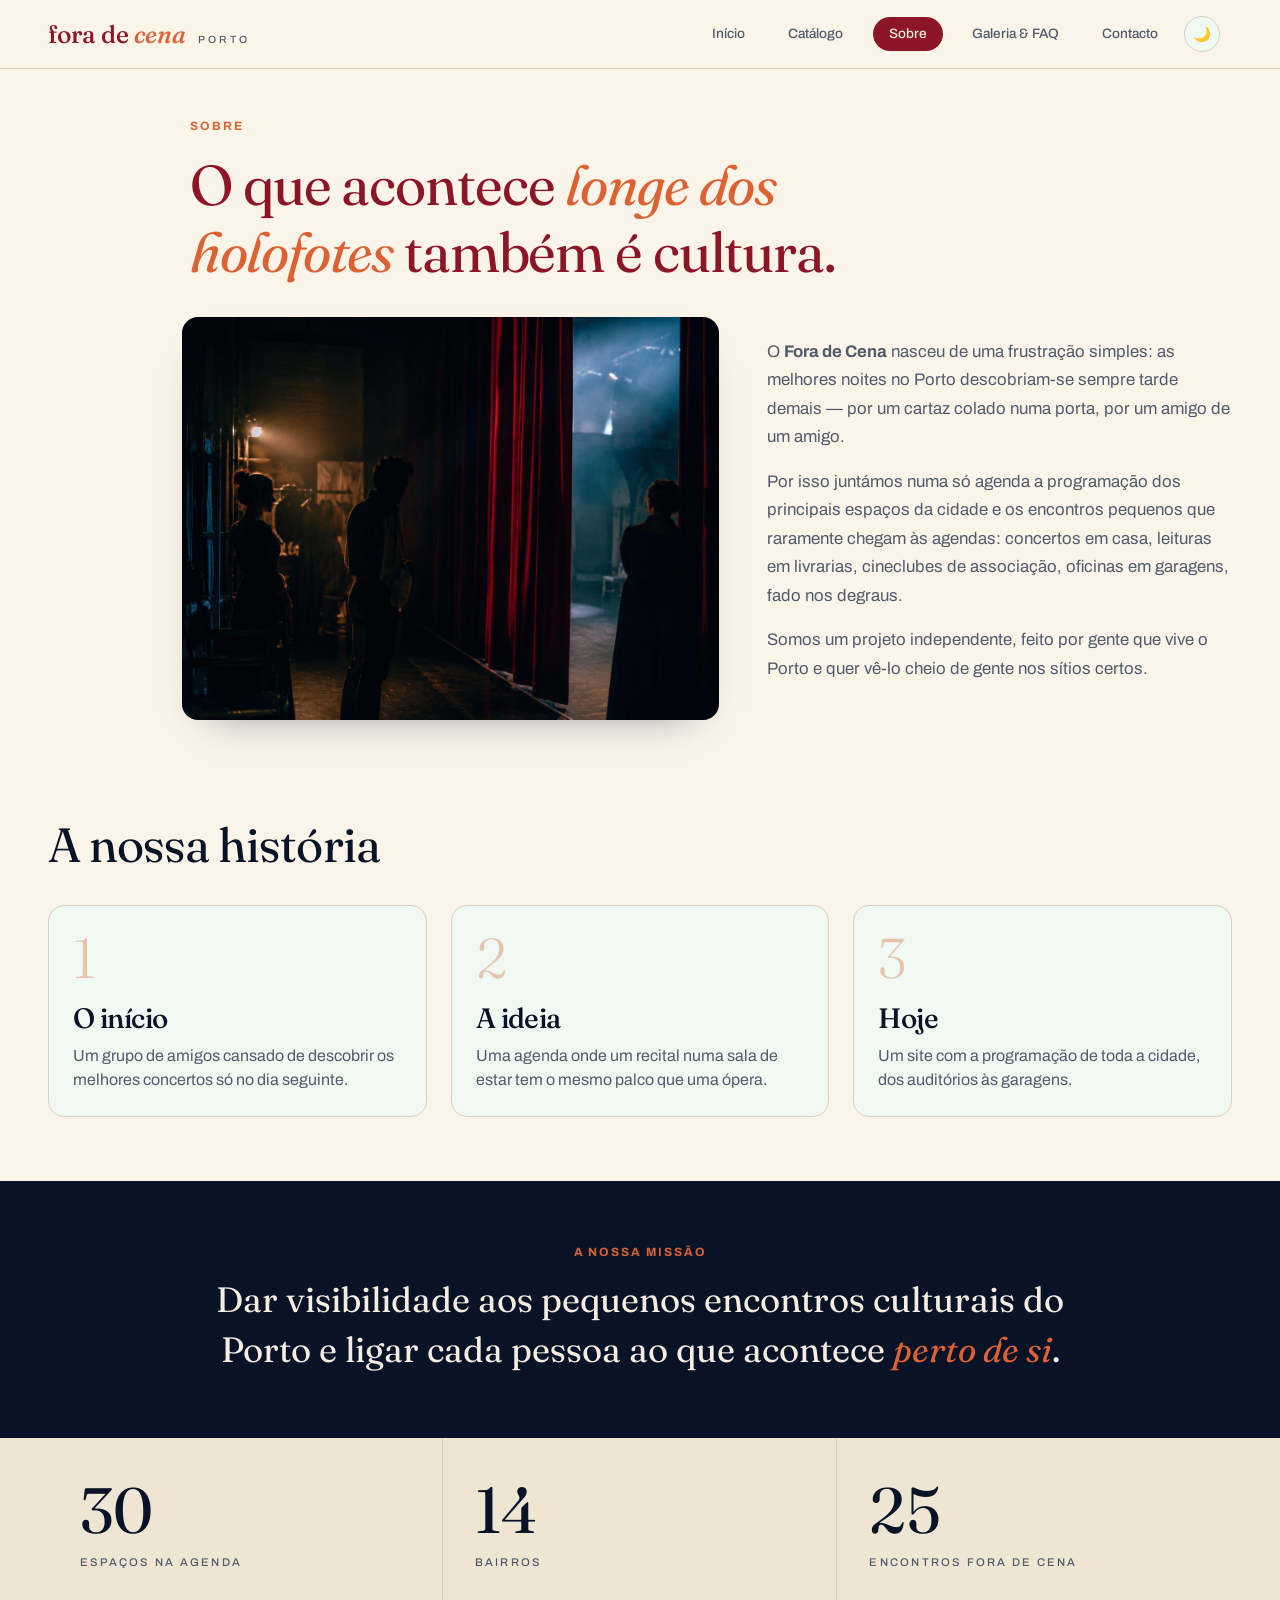
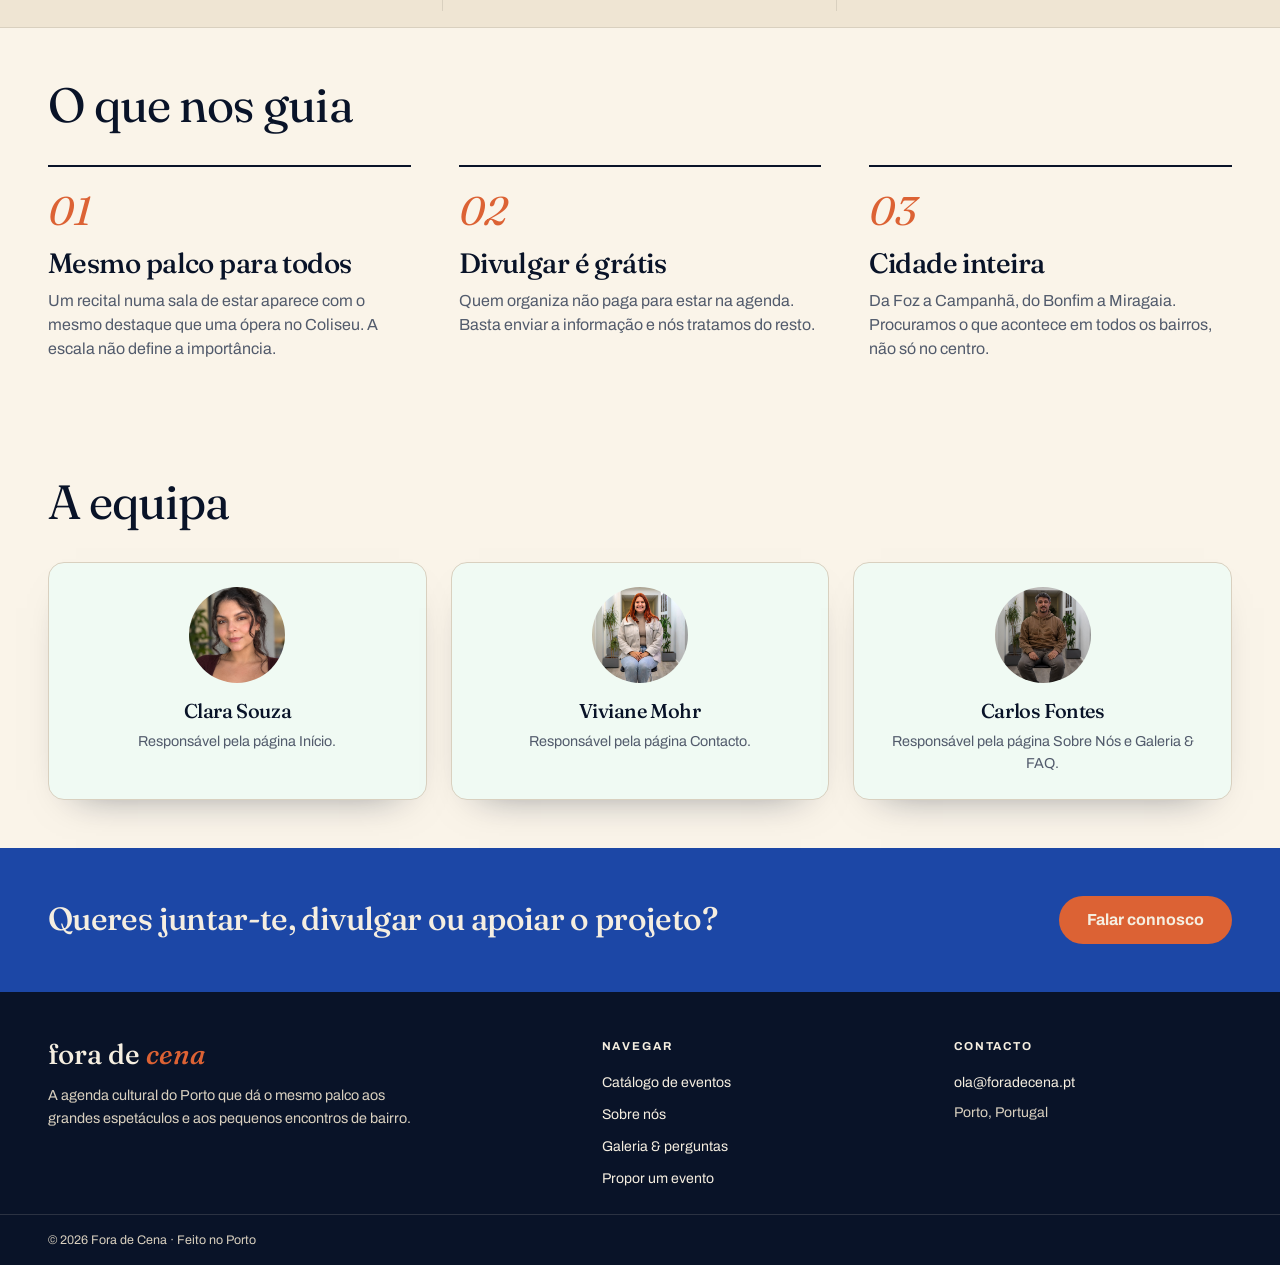
<file: about.html>
<!DOCTYPE html>
<html lang="pt-PT">
<head>
  <meta charset="UTF-8">
  <meta name="viewport" content="width=device-width, initial-scale=1.0">
  <title>Fora de Cena — Porto</title>
  <!-- Bootstrap-->
  <link href="https://cdn.jsdelivr.net/npm/bootstrap@5.3.3/dist/css/bootstrap.min.css" rel="stylesheet">
  <!-- Fontes do guia de estilo: Fraunces (títulos) e Archivo (texto) -->
  <link href="https://fonts.googleapis.com/css2?family=Archivo:wght@400;500;700&family=Fraunces:ital,wght@0,300;0,400;0,500;1,400&display=swap" rel="stylesheet">
  <!-- CSS geral (header e footer) -->
  <link rel="stylesheet" href="css/style.css">
  <!-- CSS da sua página-->
   <link rel="stylesheet" href="css/about.css">
  <!-- JS da página Sobre (defer = só corre depois de o HTML carregar) -->
  <script src="js/about.js" defer></script>
</head>

<body class="d-flex flex-column min-vh-100">

  <!--Header + menu sanduíche -->
  <header class="navbar navbar-expand-lg border-bottom py-3 sticky-top site-header">
    <div class="container-fluid px-3 px-md-4 px-lg-5">

      <!-- LOGO -->
      <a href="index.html" class="navbar-brand logo-marca d-inline-flex align-items-baseline gap-2 m-0">
      <span>fora de <span class="logo-cena">cena</span></span>
      <span class="logo-sub ms-1">PORTO</span>
      </a>

      <!-- Sanduíche mobile -->
      <button class="navbar-toggler border-0 shadow-none" type="button" data-bs-toggle="collapse" data-bs-target="#menuSanduiche"
              aria-controls="menuSanduiche" aria-expanded="false" aria-label="Abrir menu">
        <span class="navbar-toggler-icon"></span>
      </button>

      <!-- Links de navegação + botão dark mode -->
      <div class="collapse navbar-collapse justify-content-end" id="menuSanduiche">
        <ul class="navbar-nav list-unstyled align-items-lg-center gap-2 gap-lg-3 pt-3 pt-lg-0 mb-0">
          <li class="nav-item">
            <a class="nav-link nav-custom text-nowrap" href="index.html">Início</a>
          </li>
          <li class="nav-item">
            <a class="nav-link nav-custom text-nowrap" href="catalogue.html">Catálogo</a>
          </li>
          <li class="nav-item">
            <a class="nav-link nav-custom text-nowrap nav-pill active" href="about.html">Sobre</a>
          </li>
          <li class="nav-item">
            <a class="nav-link nav-custom text-nowrap" href="gallery-faq.html">Galeria &amp; FAQ</a>
          </li>
          <li class="nav-item">
            <a class="nav-link nav-custom text-nowrap" href="contact.html">Contacto</a>
          </li>
          <!--Botão Dark Mode-->
          <li class="nav-item ms-lg-2 mt-2 mt-lg-0">
            <button id="toggleTheme" type="button" class="btn-theme-circle" aria-label="Alternar tema">
              🌙
            </button>
          </li>
        </ul>
      </div>

    </div>
  </header>


  <main>

        <!-- 1. TÍTULO DA PÁGINA (o único h1 da página) -->
        <section id="titulo-pagina" class="titulo-pagina">
            <div class="container-fluid contentor">
                <p class="etiqueta">Sobre</p>
                <h1>O que acontece <em>longe dos holofotes</em> também é cultura.</h1>
            </div>
        </section>


        <!-- 2. QUEM SOMOS: foto à esquerda e texto à direita (no telemóvel ficam um por baixo do outro) -->
        <section id="quem-somos" class="quem-somos" aria-label="Quem somos">
            <div class="container-fluid contentor">
                <div class="row g-4 g-lg-5">

                    <div class="col-12 col-lg-7">
                        <img src="img/bastidores.sobre-inicio.jpg" class="foto-principal" width="960" height="640"
                            alt="Bastidores de um teatro">
                    </div>

                    <div class="col-12 col-lg-5 texto-quem-somos">
                        <p>O <strong>Fora de Cena</strong> nasceu de uma frustração simples: as melhores noites no Porto
                            descobriam-se sempre tarde demais — por um cartaz colado numa porta, por um amigo de um
                            amigo.</p>
                        <p>Por isso juntámos numa só agenda a programação dos principais espaços da cidade e os
                            encontros pequenos que raramente chegam às agendas: concertos em casa, leituras em
                            livrarias, cineclubes de associação, oficinas em garagens, fado nos degraus.</p>
                        <p>Somos um projeto independente, feito por gente que vive o Porto e quer vê-lo cheio de gente
                            nos sítios certos.</p>
                    </div>

                </div>
            </div>
        </section>


        <!-- 3. HISTÓRIA: 3 cartões  -->
        <section id="historia" class="historia">
            <div class="container-fluid contentor">
                <h2 class="titulo-seccao">A nossa história</h2>

                <ol class="row g-3 g-md-4 lista-limpa">
                    <li class="col-12 col-md-4">
                        <article class="cartao-historia">
                            <span class="numero-historia" aria-hidden="true">1</span>
                            <h3>O início</h3>
                            <p>Um grupo de amigos cansado de descobrir os melhores concertos só no dia seguinte.</p>
                        </article>
                    </li>
                    <li class="col-12 col-md-4">
                        <article class="cartao-historia">
                            <span class="numero-historia" aria-hidden="true">2</span>
                            <h3>A ideia</h3>
                            <p>Uma agenda onde um recital numa sala de estar tem o mesmo palco que uma ópera.</p>
                        </article>
                    </li>
                    <li class="col-12 col-md-4">
                        <article class="cartao-historia">
                            <span class="numero-historia" aria-hidden="true">3</span>
                            <h3>Hoje</h3>
                            <p>Um site com a programação de toda a cidade, dos auditórios às garagens.</p>
                        </article>
                    </li>
                </ol>
            </div>
        </section>


        <!-- 4. MISSÃO: faixa escura com uma frase grande -->
        <section id="missao" class="missao">
            <div class="container">
                <h2 class="etiqueta">A nossa missão</h2>
                <p class="missao-texto">Dar visibilidade aos pequenos encontros culturais do Porto e ligar cada pessoa
                    ao que acontece <em>perto de si</em>.</p>
            </div>
        </section>


        <!-- 5. NÚMEROS: 3 lado a lado em todos os ecrãs -->
        <section id="numeros" class="numeros" aria-label="O Fora de Cena em números">
            <div class="container-fluid contentor">
                <ul class="row g-0 lista-limpa">
                    <li class="col-4 numero">
                        <p class="numero-valor">30</p>
                        <p class="numero-legenda">espaços na agenda</p>
                    </li>
                    <li class="col-4 numero">
                        <p class="numero-valor">14</p>
                        <p class="numero-legenda">bairros</p>
                    </li>
                    <li class="col-4 numero">
                        <p class="numero-valor">25</p>
                        <p class="numero-legenda">encontros fora de cena</p>
                    </li>
                </ul>
            </div>
        </section>


        <!-- 6. VALORES: o que nos guia  -->
        <section id="valores" class="valores">
            <div class="container-fluid contentor">
                <h2 class="titulo-seccao">O que nos guia</h2>

                <div class="row g-4 g-lg-5">
                    <!-- A coluna (article) cria o espaço; a linha fica na div de dentro. Por isso são 3 linhas separadas -->
                    <article class="col-12 col-md-4">
                        <div class="valor">
                            <p class="valor-numero" aria-hidden="true">01</p>
                            <h3>Mesmo palco para todos</h3>
                            <p>Um recital numa sala de estar aparece com o mesmo destaque que uma ópera no Coliseu. A
                                escala não define a importância.</p>
                        </div>
                    </article>
                    <article class="col-12 col-md-4">
                        <div class="valor">
                            <p class="valor-numero" aria-hidden="true">02</p>
                            <h3>Divulgar é grátis</h3>
                            <p>Quem organiza não paga para estar na agenda. Basta enviar a informação e nós tratamos do
                                resto.</p>
                        </div>
                    </article>
                    <article class="col-12 col-md-4">
                        <div class="valor">
                            <p class="valor-numero" aria-hidden="true">03</p>
                            <h3>Cidade inteira</h3>
                            <p>Da Foz a Campanhã, do Bonfim a Miragaia. Procuramos o que acontece em todos os bairros,
                                não só no centro.</p>
                        </div>
                    </article>
                </div>
            </div>
        </section>


        <!-- 7. EQUIPA: 3 cartões -->
        <section id="equipa" class="equipa">
            <div class="container-fluid contentor">
                <h2 class="titulo-seccao">A equipa</h2>

                <div class="row g-3 g-md-4">

                    <!-- Cartão da Clara -->
                    <article class="col-12 col-md-4">
                        <div class="cartao-equipa">
                            <img src="img/Clara.jpeg" class="foto-equipa" width="96" height="96"
                                alt="Fotografia de Clara Souza">
                            <h3>Clara Souza</h3>
                            <p class="bio">Responsável pela página Início.</p>
                        </div>
                    </article>

                    <!-- Cartão da Viviane -->
                    <article class="col-12 col-md-4">
                        <div class="cartao-equipa">
                            <img src="img/Vivi.jpeg" class="foto-equipa" width="96" height="96"
                                alt="Fotografia de Viviane Mohr">
                            <h3>Viviane Mohr</h3>

                            <p class="bio">Responsável pela página Contacto.</p>
                        </div>
                    </article>

                    <!-- Cartão do Carlos -->
                    <article class="col-12 col-md-4">
                        <div class="cartao-equipa">
                            <img src="img/Carlos.jpeg" class="foto-equipa" width="96" height="96"
                                alt="Fotografia de Carlos Fontes">
                            <h3>Carlos Fontes</h3>

                            <p class="bio">Responsável pela página Sobre Nós e Galeria & FAQ.</p>
                        </div>
                    </article>

                </div>
            </div>
        </section>


        <!-- 8. CONVITE PARA CONTACTO: faixa de azulejos com botão para a página de contacto -->
        <section id="convite" class="convite">
            <div class="container-fluid contentor convite-conteudo">
                <h2>Queres juntar-te, divulgar ou apoiar o projeto?</h2>
                <a href="contact.html" class="botao-principal">Falar connosco</a>
            </div>
        </section>

    </main>



  <!-- Footer -->
  <footer class="site-footer mt-auto">
    <div class="container-fluid px-3 px-md-4 px-lg-5 pt-5 pb-4">
      <div class="row gy-4 justify-content-between">

        <!-- Coluna 1: Marca e descrição -->
        <div class="col-12 col-lg-5">
          <div class="logo-marca footer-logo d-inline-flex align-items-baseline gap-2 mb-3">
            <span>fora de <span class="logo-cena">cena</span></span>
          </div>
          <p class="footer-desc mb-0" style="max-width: 380px;">
            A agenda cultural do Porto que dá o mesmo palco aos grandes espetáculos e aos pequenos encontros de bairro.
          </p>
        </div>

        <!-- Coluna 2: Navegar -->
        <div class="col-6 col-md-4 col-lg-3">
          <h6 class="footer-heading mb-3">NAVEGAR</h6>
          <ul class="list-unstyled d-flex flex-column gap-2 mb-0">
            <li><a href="catalogo.html" class="footer-link">Catálogo de eventos</a></li>
            <li><a href="sobre.html" class="footer-link">Sobre nós</a></li>
            <li><a href="galeria-faq.html" class="footer-link">Galeria &amp; perguntas</a></li>
            <li><a href="propor.html" class="footer-link">Propor um evento</a></li>
          </ul>
        </div>

        <!-- Coluna 3: Contacto -->
        <div class="col-6 col-md-4 col-lg-3">
          <h6 class="footer-heading mb-3">CONTACTO</h6>
          <ul class="list-unstyled d-flex flex-column gap-2 mb-0">
            <li><a href="mailto:ola@foradecena.pt" class="footer-link">ola@foradecena.pt</a></li>
            <li class="footer-text-muted">Porto, Portugal</li>
          </ul>
        </div>

      </div>
    </div>

    <!-- Barra inferior do footer -->
    <div class="footer-bottom">
      <div class="container-fluid px-3 px-md-4 px-lg-5 py-3">
        <p class="footer-copy mb-0">&copy; 2026 Fora de Cena &middot; Feito no Porto</p>
      </div>
    </div>
  </footer>

  <script src="https://cdn.jsdelivr.net/npm/bootstrap@5.3.3/dist/js/bootstrap.bundle.min.js"></script>

  <!--Script do Dark / Light Mode -->
  <script>
    const htmlEl = document.documentElement;
    const btn = document.getElementById('toggleTheme');

    const savedTheme = localStorage.getItem('theme') || 'light';
    htmlEl.setAttribute('data-bs-theme', savedTheme);
    btn.textContent = savedTheme === 'dark' ? '☀️' : '🌙';

    btn.addEventListener('click', () => {
      const currentTheme = htmlEl.getAttribute('data-bs-theme');
      const nextTheme = currentTheme === 'dark' ? 'light' : 'dark';
      htmlEl.setAttribute('data-bs-theme', nextTheme);
      localStorage.setItem('theme', nextTheme);
      btn.textContent = nextTheme === 'dark' ? '☀️' : '🌙';
    });
  </script>

</body>
</html>
</file>
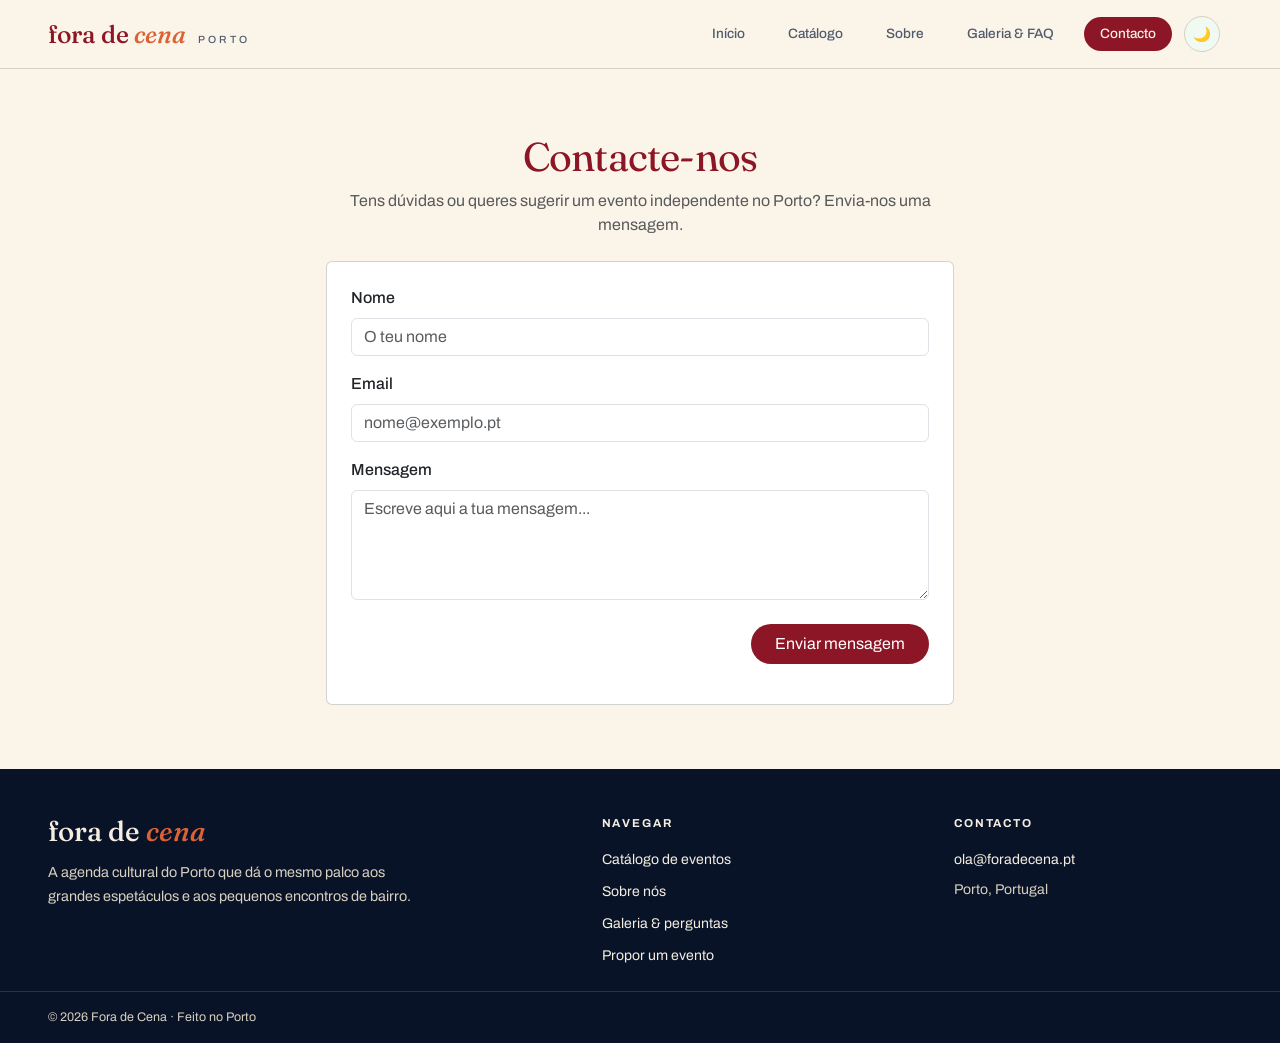
<file: contact.html>
<!DOCTYPE html>
<html lang="pt-PT">
<head>
  <meta charset="UTF-8">
  <meta name="viewport" content="width=device-width, initial-scale=1.0">
  <title>Fora de Cena — Porto</title>
  <!-- Fontes do guia de estilo: Fraunces (títulos) e Archivo (texto) -->
  <link href="https://fonts.googleapis.com/css2?family=Archivo:wght@400;500;700&family=Fraunces:ital,wght@0,300;0,400;0,500;1,400&display=swap" rel="stylesheet">
  <!-- Bootstrap-->
  <link href="https://cdn.jsdelivr.net/npm/bootstrap@5.3.3/dist/css/bootstrap.min.css" rel="stylesheet">
  <!-- CSS geral (header e footer)-->
  <link rel="stylesheet" href="css/style.css">
  <!-- CSS da sua página-->
  <link rel="stylesheet" href="css/contact.css">
</head>

<body class="d-flex flex-column min-vh-100">

  <!--Header + menu sanduíche -->
  <header class="navbar navbar-expand-lg border-bottom py-3 sticky-top site-header">
    <div class="container-fluid px-3 px-md-4 px-lg-5">

      <!-- LOGO -->
      <a href="index.html" class="navbar-brand logo-marca d-inline-flex align-items-baseline gap-2 m-0">
      <span>fora de <span class="logo-cena">cena</span></span>
      <span class="logo-sub ms-1">PORTO</span>
      </a>

      <!-- Sanduíche mobile -->
      <button class="navbar-toggler border-0 shadow-none" type="button" data-bs-toggle="collapse" data-bs-target="#menuSanduiche"
              aria-controls="menuSanduiche" aria-expanded="false" aria-label="Abrir menu">
        <span class="navbar-toggler-icon"></span>
      </button>

      <!-- Links de navegação + botão dark mode -->
      <div class="collapse navbar-collapse justify-content-end" id="menuSanduiche">
        <ul class="navbar-nav list-unstyled align-items-lg-center gap-2 gap-lg-3 pt-3 pt-lg-0 mb-0">
          <li class="nav-item">
            <a class="nav-link nav-custom text-nowrap" href="index.html">Início</a>
          </li>
          <li class="nav-item">
            <a class="nav-link nav-custom text-nowrap" href="catalogue.html">Catálogo</a>
          </li>
          <li class="nav-item">
            <a class="nav-link nav-custom text-nowrap" href="about.html">Sobre</a>
          </li>
          <li class="nav-item">
            <a class="nav-link nav-custom text-nowrap" href="gallery-faq.html">Galeria &amp; FAQ</a>
          </li>
          <li class="nav-item">
            <a class="nav-link nav-custom text-nowrap nav-pill active" href="contact.html">Contacto</a>
          </li>
          <!--Botão Dark Mode-->
          <li class="nav-item ms-lg-2 mt-2 mt-lg-0">
            <button id="toggleTheme" type="button" class="btn-theme-circle" aria-label="Alternar tema">
              🌙
            </button>
          </li>
        </ul>
      </div>

    </div>
  </header>

  <!-- SECÇÃO: CONTACTO -->
<section class="row justify-content-center my-5 py-3" aria-labelledby="contactHeading">
  <div class="col-12 col-md-8 col-lg-6">

  <header class="text-center mb-4">
      <h1 id="contactHeading" class="display-6 fw-normal">Contacte-nos</h1>
      <p class="text-body-secondary mb-0">
        Tens dúvidas ou queres sugerir um evento independente no Porto? Envia-nos uma mensagem.
      </p>
    </header>

    <!-- Cartão do formulário (--cartao #F0FAF3 + borda --linha #D9D0BF + raio 16px) -->
    <div id="contacto" class="card p-4 p-md-4">
      <form id="contactForm" novalidate>

        <!-- Campo Nome (#contactName) -->
        <div class="mb-3">
          <label for="contactName" class="form-label fw-medium">Nome</label>
          <input type="text" class="form-control" id="contactName" name="nome" placeholder="O teu nome" required>
          <div class="invalid-feedback">
            Por favor, preenche o teu nome.
          </div>
        </div>

        <!-- Campo Email (#contactEmail) -->
        <div class="mb-3">
          <label for="contactEmail" class="form-label fw-medium">Email</label>
          <input type="email" class="form-control" id="contactEmail" name="email" placeholder="nome@exemplo.pt" required>
          <div class="invalid-feedback">
            Por favor, insere um endereço de email válido.
          </div>
        </div>

        <!-- Campo Mensagem (#contactMessage) -->
        <div class="mb-4">
          <label for="contactMessage" class="form-label fw-medium">Mensagem</label>
          <textarea class="form-control" id="contactMessage" name="mensagem" rows="4" placeholder="Escreve aqui a tua mensagem..." required></textarea>
          <div class="invalid-feedback">
            Por favor, escreve uma mensagem antes de enviar.
          </div>
        </div>

        <!-- Botão de envio (Terracota + pill 999px) -->
        <div class="d-grid d-sm-flex justify-content-sm-end">
          <button type="submit" class="btn btn-terracota rounded-pill px-4 py-2">
            Enviar mensagem </button>
        </div>

        <!-- Parágrafo de feedback dinâmico (#formFeedback) -->
        <p id="formFeedback" class="mt-3 mb-0 fw-medium" aria-live="polite"></p>

      </form>
    </div>

  </div>
</section>

  <!-- Footer -->
  <footer class="site-footer mt-auto">
    <div class="container-fluid px-3 px-md-4 px-lg-5 pt-5 pb-4">
      <div class="row gy-4 justify-content-between">

        <!-- Coluna 1: Marca e descrição -->
        <div class="col-12 col-lg-5">
          <div class="logo-marca footer-logo d-inline-flex align-items-baseline gap-2 mb-3">
            <span>fora de <span class="logo-cena">cena</span></span>
          </div>
          <p class="footer-desc mb-0" style="max-width: 380px;">
            A agenda cultural do Porto que dá o mesmo palco aos grandes espetáculos e aos pequenos encontros de bairro.
          </p>
        </div>

        <!-- Coluna 2: Navegar -->
        <div class="col-6 col-md-4 col-lg-3">
          <h6 class="footer-heading mb-3">NAVEGAR</h6>
          <ul class="list-unstyled d-flex flex-column gap-2 mb-0">
            <li><a href="catalogo.html" class="footer-link">Catálogo de eventos</a></li>
            <li><a href="sobre.html" class="footer-link">Sobre nós</a></li>
            <li><a href="galeria-faq.html" class="footer-link">Galeria &amp; perguntas</a></li>
            <li><a href="propor.html" class="footer-link">Propor um evento</a></li>
          </ul>
        </div>

        <!-- Coluna 3: Contacto -->
        <div class="col-6 col-md-4 col-lg-3">
          <h6 class="footer-heading mb-3">CONTACTO</h6>
          <ul class="list-unstyled d-flex flex-column gap-2 mb-0">
            <li><a href="mailto:ola@foradecena.pt" class="footer-link">ola@foradecena.pt</a></li>
            <li class="footer-text-muted">Porto, Portugal</li>
          </ul>
        </div>

      </div>
    </div>

    <!-- Barra inferior do footer -->
    <div class="footer-bottom">
      <div class="container-fluid px-3 px-md-4 px-lg-5 py-3">
        <p class="footer-copy mb-0">&copy; 2026 Fora de Cena &middot; Feito no Porto</p>
      </div>
    </div>
  </footer>

  <script src="https://cdn.jsdelivr.net/npm/bootstrap@5.3.3/dist/js/bootstrap.bundle.min.js"></script>

  <!--Script do Dark / Light Mode -->
  <script>
    const htmlEl = document.documentElement;
    const btn = document.getElementById('toggleTheme');

    const savedTheme = localStorage.getItem('theme') || 'light';
    htmlEl.setAttribute('data-bs-theme', savedTheme);
    btn.textContent = savedTheme === 'dark' ? '☀️' : '🌙';

    btn.addEventListener('click', () => {
      const currentTheme = htmlEl.getAttribute('data-bs-theme');
      const nextTheme = currentTheme === 'dark' ? 'light' : 'dark';
      htmlEl.setAttribute('data-bs-theme', nextTheme);
      localStorage.setItem('theme', nextTheme);
      btn.textContent = nextTheme === 'dark' ? '☀️' : '🌙';
    });
  </script>

</body>
</html>
</file>
<file: css/style.css>
/* VARIÁVEIS DO GUIA DE ESTILO */
:root {
 --papel: #FAF4E9; /*fundo geral de todas as páginas*/
 --cartao: #F0FAF3; /*fundo de cartões de eventos, formulários e calendário*/
 --areia: #EFE5D3; /*é um tom de apoio claro, útil para fundos secundários suaves*/
 --linha: #D9D0BF; /*define a cor de vivisórias, bordas de campos e tabelas*/
 --tinta: #8D1626; /*texto principal e botões ativos*/
 --texto-suave: #525B6C; /*cor de legendas, datas e rótulos secundários*/
 --noite: #091328; /*rodapé, faixas escuras de texto sobre o fundo claro*/
 --texto-claro: #F5EEE0;
 --azulejo: #1C47A6; /*cor de destaque princiapl de badges e links*/
 --terracota: #DC6234; /*botões principal 'Fora de Cena', itálicos e destaques*/
 --verde: #14764A; /*etiqueta/badge de evento 'Gratuito'*/
 --erro: #D02C2A; /*mensagens ou estados de erros*/
 --font-titulos: "Fraunces", Georgia, serif; /*família tipográfica definida para cabeçalhos*/
 --font-texto: "Archivo", system-ui, sans-serif; /*parágrafos, botões e formulários*/
 --raio: 16px;
 --sombra: 0 18px 40px -28px rgba(9, 19, 40, 0.55);
}

/*  TIPOGRAFIA & BASE GLOBAL*/
body {
 font-family: var(--font-texto);
 background-color: var(--papel);
 color: var(--tinta);
 transition: background-color 0.25s ease, color 0.25s ease;
}

h1, h2, h3 {
 font-family: var(--font-titulos);
 letter-spacing: -0.02em;
}

/*  HEADER & NAVEGAÇÃO GLOBAL */
.site-header {
 background-color: var(--papel);
 border-color: var(--linha) !important;
}

.logo-marca {
 font-family: var(--font-titulos);
 font-size: 1.55rem;
 font-weight: 500;
 line-height: 1;
 color: var(--tinta);
 text-decoration: none;
}

.logo-cena {
 font-style: italic;
 color: var(--terracota);
 font-weight: 500;
}

.logo-sub {
 font-family: var(--font-texto);
 font-size: 0.65rem;
 font-weight: 500;
 letter-spacing: 0.28em;
 text-transform: uppercase;
 color: var(--texto-suave);
}

.navbar-nav,
.navbar-nav .nav-item {
 list-style: none;
}

.nav-custom {
 color: var(--texto-suave);
 font-size: 0.85rem;
 font-weight: 500;
 padding: 0.45rem 0.85rem !important;
 border-radius: 999px;
 white-space: nowrap;
 transition: color 0.2s ease, background-color 0.2s ease;
}

.nav-custom:hover {
 color: var(--azulejo);
}

.nav-pill.active,
.nav-custom.active {
 background-color: var(--tinta) !important;
 color: var(--texto-claro) !important;
 border-radius: 999px;
 padding: 0.45rem 1rem !important;
}

/* Botão alternador de tema */
.btn-theme-circle {
 width: 36px;
 height: 36px;
 border-radius: 999px;
 border: 1px solid var(--linha);
 background-color: var(--cartao);
 color: var(--tinta);
 display: inline-flex;
 align-items: center;
 justify-content: center;
 font-size: 0.9rem;
 line-height: 1;
 padding: 0;
 cursor: pointer;
 transition: background-color 0.2s ease, border-color 0.2s ease, transform 0.15s ease;
}

.btn-theme-circle:hover {
 background-color: var(--areia);
 border-color: var(--tinta);
}
@media (min-width: 992px) {
 .btn-theme-circle {
   transform: translateX(-12px);
 }
 .btn-theme-circle:active {
   transform: translateX(-12px) scale(0.96);
 }
}

/* DARK MODE */
[data-bs-theme="dark"] body {
 background-color: var(--noite);
 color: var(--texto-claro);
}

[data-bs-theme="dark"] .site-header {
 background-color: var(--noite);
 border-color: rgba(245, 238, 224, 0.12) !important;
}

[data-bs-theme="dark"] .logo-marca {
 color: var(--texto-claro);
}

[data-bs-theme="dark"] .logo-cena {
 color: var(--terracota);
}

[data-bs-theme="dark"] .logo-sub {
 color: var(--linha);
}

[data-bs-theme="dark"] .nav-custom {
 color: var(--texto-claro);
}

[data-bs-theme="dark"] .nav-custom:hover {
 color: var(--terracota);
}

[data-bs-theme="dark"] .nav-pill.active,
[data-bs-theme="dark"] .nav-custom.active {
 background-color: var(--terracota) !important;
 color: var(--texto-claro) !important;
}

[data-bs-theme="dark"] .btn-theme-circle {
 border-color: rgba(245, 238, 224, 0.22);
 background-color: transparent;
 color: var(--texto-claro);
}

[data-bs-theme="dark"] .btn-theme-circle:hover {
 background-color: rgba(245, 238, 224, 0.08);
 border-color: var(--texto-claro);
}

/* FOOTER GLOBAL */
footer.site-footer,
footer.site-footer[data-bs-theme],
[data-bs-theme="dark"] footer.site-footer,
[data-bs-theme="light"] footer.site-footer {
 background-color: var(--noite) !important;
 color: var(--texto-claro) !important;
}

footer.site-footer .logo-marca,
footer.site-footer .footer-logo {
 color: var(--texto-claro) !important;
 font-size: 1.75rem;
}

footer.site-footer .logo-cena {
 color: var(--terracota) !important;
}

footer.site-footer .footer-desc {
 color: var(--linha) !important;
 font-size: 0.9rem;
 line-height: 1.65;
 max-width: 380px;
}

footer.site-footer .footer-heading {
 color: var(--texto-claro) !important;
 font-family: var(--font-texto);
 font-size: 0.72rem;
 font-weight: 700;
 letter-spacing: 0.16em;
 text-transform: uppercase;
}

footer.site-footer a,
footer.site-footer .footer-link {
 color: var(--texto-claro) !important;
 text-decoration: none !important;
 font-size: 0.88rem;
 transition: color 0.2s ease;
}

footer.site-footer a:hover,
footer.site-footer .footer-link:hover {
 color: var(--terracota) !important;
 text-decoration: none !important;
}

footer.site-footer .footer-text-muted {
 color: var(--linha) !important;
 font-size: 0.88rem;
}

footer.site-footer .footer-bottom {
 border-top: 1px solid rgba(245, 238, 224, 0.14) !important;
}

footer.site-footer .footer-copy {
 color: var(--linha) !important;
 font-size: 0.78rem;
}
</file>
<file: css/about.css>
/* Margens laterais iguais às do header e do footer */
.contentor {
  padding-left: 1rem;
  padding-right: 1rem;
}

@media (min-width: 768px) {
  .contentor {
    padding-left: 1.5rem;
    padding-right: 1.5rem;
  }
}

@media (min-width: 992px) {
  .contentor {
    padding-left: 3rem;
    padding-right: 3rem;
  }
}

/* Espaço vertical entre as secções da página */
.titulo-pagina,
.quem-somos,
.historia,
.numeros,
.valores,
.equipa {
  padding-top: 3rem;
  padding-bottom: 3rem;
}

/* Texto pequeno em maiúsculas que aparece por cima dos títulos */
.etiqueta {
  font-family: var(--font-texto);
  font-size: 0.75rem;
  font-weight: 700;
  letter-spacing: 0.16em;
  text-transform: uppercase;
  color: var(--terracota);
  margin-bottom: 1rem;
}

/* Títulos das secções (h2) */
.titulo-seccao {
  font-size: 2.5rem;
  font-weight: 400;
  color: var(--noite); /* guia: --noite = texto sobre fundo claro */
  margin-bottom: 2rem;
}

@media (min-width: 992px) {
  .titulo-seccao {
    font-size: 3rem;
  }
}

/* Tira as bolinhas/números e o recuo das listas <ol> e <ul> */
.lista-limpa {
  list-style: none;
  padding-left: 0;
}

/* Itálicos de destaque a terracota (guia de estilo) */
.titulo-pagina em,
.missao-texto em {
  color: var(--terracota);
}


/* ---------- 1. TÍTULO DA PÁGINA ---------- */

/* Menos espaço entre o título e a foto que vem logo a seguir */
.titulo-pagina {
  padding-bottom: 0;
}

.quem-somos {
  padding-top: 1.5rem;
}

.titulo-pagina h1 {
  font-size: 2.2rem;
  font-weight: 400;
  max-width: 20ch; /* corta a linha a ~20 letras para o título não ficar muito comprido */
}

@media (min-width: 992px) {
  .titulo-pagina h1 {
    font-size: 3.5rem;
  }

  /* Empurra o título para dentro, para alinhar com o início da foto
     (a foto ocupa 80% da coluna e está encostada à direita) */
  .titulo-pagina .etiqueta,
  .titulo-pagina h1 {
    margin-left: 12%;
  }
}


/* ---------- 2. QUEM SOMOS ---------- */

/* Foto grande: ocupa a largura da coluna e tem cantos arredondados */
.foto-principal {
  width: 80%;
  height: auto;
  border-radius: var(--raio); /* 16px, como pede o guia para cartões */
  object-fit: cover;
  box-shadow: var(--sombra);
}

/* No computador (foto e texto lado a lado): a foto encosta à direita
   da sua coluna, para ficar perto do texto */
@media (min-width: 992px) {
  .foto-principal {
    display: block;
    margin-left: auto;
  }

  /* O texto fica centrado na vertical, à altura do meio da foto */
  .texto-quem-somos {
    align-self: center;
  }
}

.texto-quem-somos p {
  font-size: 1.05rem;
  line-height: 1.7;
  color: var(--texto-suave);
}


/* ---------- 3. HISTÓRIA ---------- */

.cartao-historia {
  height: 100%; /* os 3 cartões ficam com a mesma altura */
  padding: 1.5rem;
  background-color: var(--cartao);
  border: 1px solid var(--linha);
  border-radius: var(--raio);
}

/* Número grande e clarinho (1, 2, 3) */
.numero-historia {
  display: block;
  font-family: var(--font-titulos);
  font-size: 3.5rem;
  font-weight: 300;
  line-height: 1;
  color: var(--terracota);
  opacity: 0.35; /* 35% visível = terracota bem suave */
  margin-bottom: 1rem;
}

.cartao-historia h3 {
  color: var(--noite);
}

.cartao-historia p {
  color: var(--texto-suave);
  margin-bottom: 0;
}


/* ---------- 4. MISSÃO (faixa escura) ---------- */

.missao {
  background-color: var(--noite);
  color: var(--texto-claro);
  padding-top: 4rem;
  padding-bottom: 4rem;
  text-align: center;
}

.missao-texto {
  font-family: var(--font-titulos);
  font-size: 1.6rem;
  line-height: 1.4;
  max-width: 40ch;
  margin: 0 auto; /* centra o parágrafo */
}

@media (min-width: 992px) {
  .missao-texto {
    font-size: 2.2rem;
  }
}


/* ---------- 5. NÚMEROS ---------- */

/* Faixa cor de areia a toda a largura, com linha em baixo */
.numeros {
  background-color: var(--areia);
  border-bottom: 1px solid var(--linha);
  padding-top: 0;
  padding-bottom: 0;
}

/* Cada número: alinhado à esquerda, com espaço à volta */
.numero {
  text-align: left;
  padding: 2rem 1rem;
  border-right: 1px solid var(--linha); /* linha a separar os números */
}

/* O último número não precisa de linha à direita */
.numero:last-child {
  border-right: none;
}

.numero-valor {
  font-family: var(--font-titulos);
  font-size: 2.5rem;
  font-weight: 400;
  line-height: 1;
  color: var(--noite);
  margin-bottom: 0.75rem;
}

/* Legenda pequena, em maiúsculas e com letras afastadas */
.numero-legenda {
  font-size: 0.7rem;
  font-weight: 500;
  letter-spacing: 0.2em;
  text-transform: uppercase;
  color: var(--texto-suave);
  margin-bottom: 0;
}

@media (min-width: 768px) {
  .numero {
    padding: 2.5rem 2rem;
  }

  .numero-valor {
    font-size: 4rem;
  }
}


/* ---------- 6. VALORES ---------- */

/* Linha fina por cima de cada valor */
.valor {
  border-top: 2px solid var(--noite);
  padding-top: 1.5rem;
}

.valor-numero {
  font-family: var(--font-titulos);
  font-style: italic;
  font-size: 2.5rem;
  line-height: 1;
  color: var(--terracota);
  margin-bottom: 1rem;
}

.valor h3 {
  color: var(--noite);
}

.valor p:last-child {
  color: var(--texto-suave);
}


/* ---------- 7. EQUIPA ---------- */

.cartao-equipa {
  height: 100%;
  padding: 1.5rem;
  text-align: center;
  background-color: var(--cartao);
  border: 1px solid var(--linha);
  border-radius: var(--raio);
  box-shadow: var(--sombra);
}

/* Fotografias da equipa redondas (círculo) */
.foto-equipa {
  width: 96px;
  height: 96px;
  object-fit: cover; /* corta a foto sem a deformar */
  border-radius: 50%; /* 50% = círculo perfeito */
  margin-bottom: 1rem;
}

.cartao-equipa h3 {
  font-size: 1.25rem;
  color: var(--noite); /* quase preto, cor do guia */
}

.bio {
  font-size: 0.9rem;
  color: var(--texto-suave);
  margin-bottom: 0;
}


/* ---------- 8. CONVITE PARA CONTACTO ---------- */

.convite {
  background-color: var(--azulejo);
  color: var(--texto-claro);
  padding-top: 3rem;
  padding-bottom: 3rem;
}

/* No telemóvel: título e botão um por baixo do outro.
   No computador: lado a lado. */
.convite-conteudo {
  display: flex;
  flex-direction: column;
  align-items: flex-start;
  gap: 1.5rem;
}

@media (min-width: 992px) {
  .convite-conteudo {
    flex-direction: row;
    align-items: center;
    justify-content: space-between;
  }
}

.convite h2 {
  margin-bottom: 0;
}

/* Botão principal: terracota e em forma de "pill" */
.botao-principal {
  display: inline-block;
  padding: 0.75rem 1.75rem;
  border-radius: 999px;
  background-color: var(--terracota);
  color: var(--texto-claro);
  font-weight: 700;
  text-decoration: none;
  white-space: nowrap;
}

.botao-principal:hover {
  background-color: var(--tinta);
  color: var(--texto-claro);
}


/* ---------- TEMA ESCURO ---------- */
/* Quando o botão 🌙 muda o tema, os cartões ficam escuros
   para o texto claro continuar a ler-se bem. */

[data-bs-theme="dark"] .cartao-historia,
[data-bs-theme="dark"] .cartao-equipa {
  background-color: rgba(245, 238, 224, 0.06);
  border-color: rgba(245, 238, 224, 0.15);
}

[data-bs-theme="dark"] .texto-quem-somos p,
[data-bs-theme="dark"] .cartao-historia p,
[data-bs-theme="dark"] .numero-legenda,
[data-bs-theme="dark"] .valor p:last-child,
[data-bs-theme="dark"] .bio {
  color: var(--linha);
}

/* Títulos e números escuros (--noite) passam a claros no tema escuro */
[data-bs-theme="dark"] .titulo-seccao,
[data-bs-theme="dark"] .cartao-historia h3,
[data-bs-theme="dark"] .valor h3,
[data-bs-theme="dark"] .cartao-equipa h3,
[data-bs-theme="dark"] .numero-valor {
  color: var(--texto-claro);
}

[data-bs-theme="dark"] .numeros {
  background-color: rgba(245, 238, 224, 0.06);
  border-bottom-color: rgba(245, 238, 224, 0.15);
}

[data-bs-theme="dark"] .numero {
  border-right-color: rgba(245, 238, 224, 0.15);
}

[data-bs-theme="dark"] .valor {
  border-top-color: var(--terracota);
}

[data-bs-theme="dark"] .missao {
  border-top: 1px solid rgba(245, 238, 224, 0.14);
  border-bottom: 1px solid rgba(245, 238, 224, 0.14);
}
</file>
<file: css/contact.css>
/* Formulário de contacto */

.btn-terracota {
    color: white;
    background-color: #8D1626;
    border-radius: 10px;
    border: none;
    padding: 10px 20px;
    width: auto;
}
</file>
